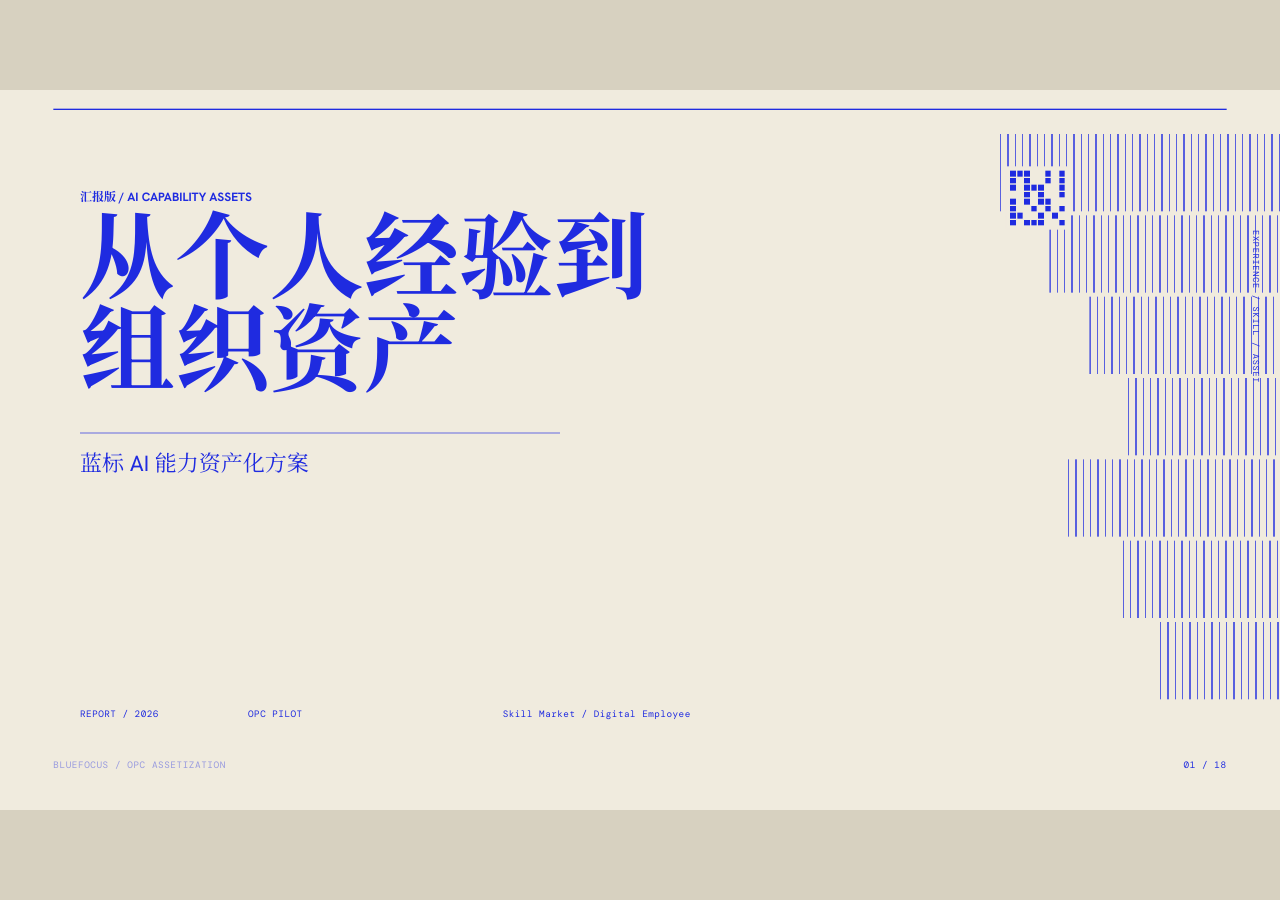
<file: slides-cobalt-grid.html>
<!doctype html>
<html lang="zh-CN">
<head>
  <meta charset="utf-8" />
  <meta name="viewport" content="width=device-width, initial-scale=1" />
  <title>从个人经验到组织资产 | Cobalt Grid Slides</title>
  <link rel="preconnect" href="https://fonts.googleapis.com">
  <link rel="preconnect" href="https://fonts.gstatic.com" crossorigin>
  <link href="https://fonts.googleapis.com/css2?family=DM+Mono:wght@400;500&family=Hanken+Grotesk:wght@400;500;600;700&family=Newsreader:ital,opsz,wght@0,6..72,400..500;1,6..72,400..500&family=Noto+Serif+SC:wght@400;700&display=swap" rel="stylesheet">
  <style>
    /* ===========================================
       THEME: COBALT GRID
       Warm cream paper, electric cobalt ink, fixed editorial grid.
       =========================================== */
    :root {
      --paper: #F0EBDE;
      --paper-2: #E6E0CE;
      --ink: #1F2BE0;
      --ink-soft: #5560E5;
      --grid: rgba(31, 43, 224, 0.10);
      --ink-faint: rgba(31, 43, 224, 0.18);
      --stage-bg: #D7D1C0;
      --slide-bg: var(--paper);
      --font-display: "Newsreader", "Noto Serif SC", Georgia, serif;
      --font-body: "Hanken Grotesk", "Noto Serif SC", sans-serif;
      --font-mono: "DM Mono", ui-monospace, monospace;
      --ease-out-expo: cubic-bezier(0.16, 1, 0.3, 1);
      --duration-normal: 620ms;
    }

    * { box-sizing: border-box; }

    /* ===========================================
       FIXED 16:9 STAGE: MANDATORY BASE STYLES
       Include this ENTIRE file in every presentation.
       Slides are authored at 1920×1080 and scaled as a whole.
       =========================================== */

    /* 1. Lock the browser viewport */
    html,
    body {
        width: 100%;
        height: 100%;
        margin: 0;
        overflow: hidden;
        background: var(--stage-bg, #000);
    }

    /* 2. Full-window deck viewport */
    .deck-viewport {
        position: fixed;
        inset: 0;
        overflow: hidden;
        background: var(--stage-bg, #000);
    }

    /* 3. Fixed 16:9 design canvas.
       JavaScript sets transform: translate(...) scale(...). */
    .deck-stage {
        position: absolute;
        left: 0;
        top: 0;
        width: 1920px;
        height: 1080px;
        overflow: hidden;
        transform-origin: 0 0;
        background: var(--slide-bg, #fff);
    }

    /* 4. Slides stack inside the fixed stage.
       Content must be laid out at 1920×1080, not reflowed per device. */
    .slide {
        position: absolute;
        inset: 0;
        width: 1920px;
        height: 1080px;
        overflow: hidden;
        display: block;
        visibility: hidden;
        opacity: 0;
        pointer-events: none;
        background: var(--slide-bg, #fff);
    }

    .slide.active,
    .slide.visible {
        visibility: visible;
        opacity: 1;
        pointer-events: auto;
        z-index: 1;
    }

    /* 5. Keep media inside authored slide bounds */
    img,
    video,
    canvas,
    svg {
        max-width: 100%;
        max-height: 100%;
    }

    /* 6. Presentation chrome stays outside the slide design system */
    .deck-controls {
        position: fixed;
        left: 50%;
        bottom: 22px;
        transform: translateX(-50%);
        z-index: 1000;
    }

    /* 7. Print one fixed-size slide per page */
    @media print {
        html,
        body {
            width: 1920px;
            height: auto;
            overflow: visible;
            background: #fff;
        }

        .deck-viewport {
            position: static;
            overflow: visible;
            background: #fff;
        }

        .deck-stage {
            position: static;
            width: auto;
            height: auto;
            transform: none !important;
            background: none;
        }

        .slide {
            position: relative;
            display: block !important;
            visibility: visible !important;
            opacity: 1 !important;
            pointer-events: auto !important;
            width: 1920px;
            height: 1080px;
            break-after: page;
            page-break-after: always;
        }

        .slide:last-child {
            break-after: auto;
            page-break-after: auto;
        }

        .deck-controls {
            display: none !important;
        }
    }

    /* 8. Reduced motion */
    @media (prefers-reduced-motion: reduce) {
        *,
        *::before,
        *::after {
            animation-duration: 0.01ms !important;
            transition-duration: 0.2s !important;
        }
    }

    /* ===========================================
       COBALT GRID CANVAS AND CHROME
       Permanent graph-paper grid, hairlines, page number, catalogue tag.
       =========================================== */
    body {
      color: var(--ink);
      font-family: var(--font-body);
      -webkit-font-smoothing: antialiased;
      text-rendering: geometricPrecision;
    }

    .deck-stage::before {
      content: "";
      position: absolute;
      inset: 0;
      z-index: 0;
      pointer-events: none;
      background-image:
        linear-gradient(to right, var(--grid) 1px, transparent 1px),
        linear-gradient(to bottom, var(--grid) 1px, transparent 1px);
      background-size: 40px 40px;
    }

    .slide {
      transition: opacity 280ms ease;
      color: var(--ink);
      isolation: isolate;
    }

    .slide > * {
      position: relative;
      z-index: 2;
    }

    .hairlines::before,
    .hairlines::after {
      content: "";
      position: absolute;
      left: 80px;
      right: 80px;
      height: 1.5px;
      background: var(--ink);
      z-index: 4;
      pointer-events: none;
    }

    .hairlines::before { top: 28px; }
    .hairlines::after { bottom: 24px; }

    .pagenum,
    .nav-hint {
      position: absolute;
      bottom: 58px;
      z-index: 5;
      font-family: var(--font-mono);
      font-size: 14px;
      letter-spacing: 0.06em;
      color: var(--ink);
    }

    .pagenum { right: 80px; }
    .nav-hint { left: 80px; opacity: 0.42; }

    .frame {
      position: absolute;
      inset: 120px 80px 138px;
      z-index: 2;
    }

    .topbar {
      display: flex;
      align-items: flex-start;
      justify-content: space-between;
      gap: 40px;
      padding-bottom: 22px;
      border-bottom: 1.5px solid var(--ink);
    }

    .topbar h2 {
      margin: 0;
      max-width: 1160px;
      font-family: var(--font-display);
      font-size: 72px;
      font-weight: 400;
      line-height: 0.98;
      letter-spacing: 0;
      color: var(--ink);
    }

    .lab-tag,
    .kicker,
    .micro {
      font-family: var(--font-body);
      font-size: 16px;
      font-weight: 700;
      letter-spacing: 0;
      line-height: 1.2;
      color: var(--ink);
    }

    .latin,
    .mono,
    .slide-code {
      font-family: var(--font-mono);
      letter-spacing: 0.06em;
    }

    .lab-tag {
      max-width: 330px;
      text-align: right;
      font-family: var(--font-mono);
      font-weight: 400;
      font-size: 15px;
      letter-spacing: 0.05em;
      line-height: 1.45;
    }

    .kicker {
      margin: 0 0 28px;
      font-size: 18px;
    }

    h1,
    h2,
    h3,
    p {
      margin: 0;
    }

    /* ===========================================
       TYPOGRAPHY AND ANIMATION
       CJK headlines use Noto Serif SC at strong weights; Latin chrome stays mono.
       =========================================== */
    .title-display {
      font-family: var(--font-display);
      font-size: 142px;
      font-weight: 700;
      line-height: 0.98;
      letter-spacing: 0;
      color: var(--ink);
    }

    .chapter-title {
      font-family: var(--font-display);
      font-size: 112px;
      font-weight: 700;
      line-height: 1.02;
      letter-spacing: 0;
    }

    .statement {
      font-family: var(--font-display);
      font-size: 92px;
      font-weight: 700;
      line-height: 1.06;
      letter-spacing: 0;
      color: var(--ink);
    }

    .body-lg {
      font-family: var(--font-body);
      font-size: 30px;
      line-height: 1.62;
      font-weight: 400;
      color: var(--ink);
    }

    .body-md {
      font-size: 25px;
      line-height: 1.62;
    }

    .body-sm {
      font-size: 21px;
      line-height: 1.55;
    }

    .reveal,
    .reveal-left,
    .reveal-blur {
      opacity: 0;
      transition:
        opacity var(--duration-normal) var(--ease-out-expo),
        transform var(--duration-normal) var(--ease-out-expo),
        filter var(--duration-normal) var(--ease-out-expo);
    }

    .reveal { transform: translateY(34px); }
    .reveal-left { transform: translateX(-46px); }
    .reveal-blur { filter: blur(10px); transform: translateY(12px); }

    .slide.visible .reveal,
    .slide.visible .reveal-left,
    .slide.visible .reveal-blur {
      opacity: 1;
      transform: translate(0, 0);
      filter: blur(0);
    }

    .slide.visible .delay-1 { transition-delay: 90ms; }
    .slide.visible .delay-2 { transition-delay: 180ms; }
    .slide.visible .delay-3 { transition-delay: 270ms; }
    .slide.visible .delay-4 { transition-delay: 360ms; }
    .slide.visible .delay-5 { transition-delay: 450ms; }

    /* ===========================================
       DECORATIVE COBALT GRID ELEMENTS
       Pixel glitch scanlines and QR-style 8×8 patches.
       =========================================== */
    .pixel-glitch {
      position: absolute;
      top: 0;
      bottom: 0;
      right: 0;
      width: 430px;
      z-index: 1;
      pointer-events: none;
      opacity: 0.72;
    }

    .pixel-glitch.left {
      left: 0;
      right: auto;
      transform: scaleX(-1);
    }

    .pixel-glitch span {
      position: absolute;
      right: 0;
      height: 116px;
      background:
        repeating-linear-gradient(
          90deg,
          var(--ink) 0 2px,
          transparent 2px 11px
        );
    }

    .pixel-glitch span:nth-child(1) { top: 66px; width: 420px; }
    .pixel-glitch span:nth-child(2) { top: 188px; width: 346px; }
    .pixel-glitch span:nth-child(3) { top: 310px; width: 286px; }
    .pixel-glitch span:nth-child(4) { top: 432px; width: 228px; }
    .pixel-glitch span:nth-child(5) { top: 554px; width: 318px; }
    .pixel-glitch span:nth-child(6) { top: 676px; width: 236px; }
    .pixel-glitch span:nth-child(7) { top: 798px; width: 180px; }

    .qr-block {
      display: grid;
      grid-template-columns: repeat(8, 1fr);
      grid-template-rows: repeat(8, 1fr);
      gap: 2px;
      width: 92px;
      height: 92px;
      padding: 5px;
      background: var(--paper);
      box-shadow: 0 0 0 1.5px var(--paper);
      z-index: 5;
    }

    .qr-block i {
      display: block;
      background: transparent;
    }

    .qr-block i.on { background: var(--ink); }

    .vertical-label {
      position: absolute;
      right: 28px;
      top: 210px;
      height: 660px;
      writing-mode: vertical-rl;
      text-orientation: mixed;
      font-family: var(--font-mono);
      font-size: 13px;
      letter-spacing: 0.08em;
      color: var(--ink);
      z-index: 3;
    }

    /* ===========================================
       SLIDE LAYOUT SYSTEMS
       Cover, index lists, comparison tables, loops, ledgers, roadmap.
       =========================================== */
    .cover-copy {
      position: absolute;
      left: 120px;
      top: 150px;
      width: 1200px;
      z-index: 4;
    }

    .cover-copy .title-display {
      max-width: 980px;
      margin-bottom: 36px;
    }

    .cover-subtitle {
      width: 720px;
      padding-top: 22px;
      border-top: 1.5px solid var(--ink);
      font-size: 33px;
      line-height: 1.48;
    }

    .cover-meta {
      position: absolute;
      left: 120px;
      bottom: 134px;
      display: grid;
      grid-template-columns: 220px 350px 320px;
      gap: 32px;
      font-family: var(--font-mono);
      font-size: 14px;
      letter-spacing: 0.05em;
      line-height: 1.45;
      z-index: 4;
    }

    .chapter-center {
      position: absolute;
      left: 170px;
      top: 220px;
      width: 1040px;
      z-index: 4;
    }

    .chapter-center .body-lg {
      width: 760px;
      margin-top: 34px;
      padding-top: 24px;
      border-top: 1.5px solid var(--ink);
    }

    .index-grid {
      display: grid;
      grid-template-columns: 1fr 1fr;
      column-gap: 54px;
      row-gap: 0;
      margin-top: 34px;
    }

    .index-row {
      display: grid;
      grid-template-columns: 72px 1fr;
      gap: 24px;
      min-height: 122px;
      padding: 22px 0;
      border-bottom: 1px solid var(--ink-faint);
    }

    .index-row .num {
      font-family: var(--font-mono);
      font-size: 20px;
      letter-spacing: 0.05em;
    }

    .index-row h3 {
      margin-bottom: 8px;
      font-family: var(--font-display);
      font-size: 38px;
      font-weight: 700;
      line-height: 1.12;
    }

    .index-row p {
      font-size: 22px;
      line-height: 1.52;
    }

    .compare-grid {
      display: grid;
      grid-template-columns: 1fr 1fr;
      gap: 36px;
      margin-top: 42px;
      height: 610px;
    }

    .compare-panel {
      border-top: 1.5px solid var(--ink);
      border-bottom: 1px solid var(--ink-faint);
      padding: 30px 0 20px;
    }

    .compare-panel h3 {
      font-family: var(--font-display);
      font-size: 58px;
      font-weight: 700;
      line-height: 1.05;
      margin-bottom: 22px;
    }

    .compare-panel ul {
      list-style: none;
      margin: 0;
      padding: 0;
      display: grid;
      gap: 16px;
      font-size: 26px;
      line-height: 1.45;
    }

    .compare-panel li {
      padding-bottom: 14px;
      border-bottom: 1px solid var(--ink-faint);
    }

    .manifesto {
      position: absolute;
      left: 180px;
      right: 180px;
      top: 220px;
      z-index: 4;
    }

    .manifesto .statement {
      max-width: 1260px;
    }

    .manifesto-footer {
      display: grid;
      grid-template-columns: 1fr 0.8fr;
      gap: 48px;
      margin-top: 54px;
      padding-top: 24px;
      border-top: 1px solid var(--ink);
      font-size: 25px;
      line-height: 1.58;
    }

    .loop {
      position: relative;
      display: grid;
      grid-template-columns: repeat(6, 1fr);
      gap: 18px;
      margin-top: 54px;
    }

    .loop-step {
      min-height: 220px;
      padding: 22px 18px;
      border-top: 1.5px solid var(--ink);
      border-bottom: 1px solid var(--ink-faint);
    }

    .loop-step .mono {
      display: block;
      margin-bottom: 24px;
      font-size: 16px;
    }

    .loop-step h3 {
      font-family: var(--font-display);
      font-size: 34px;
      font-weight: 700;
      line-height: 1.08;
      margin-bottom: 12px;
    }

    .loop-step p {
      font-size: 20px;
      line-height: 1.48;
    }

    .account {
      display: grid;
      grid-template-columns: 0.95fr 1.05fr;
      gap: 44px;
      margin-top: 38px;
      align-items: start;
    }

    .account-card {
      border-top: 1.5px solid var(--ink);
      padding-top: 26px;
    }

    .account-name {
      font-family: var(--font-display);
      font-size: 58px;
      line-height: 1;
      font-weight: 700;
      margin-bottom: 24px;
    }

    .stat-grid {
      display: grid;
      grid-template-columns: repeat(2, 1fr);
      gap: 0 28px;
    }

    .stat {
      padding: 22px 0;
      border-bottom: 1px solid var(--ink-faint);
    }

    .stat b {
      display: block;
      font-family: var(--font-display);
      font-size: 66px;
      line-height: 0.96;
      font-weight: 700;
      margin-bottom: 8px;
    }

    .stat span {
      font-size: 19px;
      line-height: 1.35;
    }

    .mini-table {
      display: grid;
      border-top: 1.5px solid var(--ink);
      margin-top: 3px;
    }

    .mini-row {
      display: grid;
      grid-template-columns: 0.55fr 1.45fr;
      gap: 24px;
      padding: 19px 0;
      border-bottom: 1px solid var(--ink-faint);
      font-size: 22px;
      line-height: 1.45;
    }

    .mini-row strong {
      font-family: var(--font-display);
      font-size: 30px;
      font-weight: 700;
      line-height: 1.05;
    }

    .flow {
      display: grid;
      grid-template-columns: repeat(5, 1fr);
      gap: 18px;
      margin-top: 48px;
      align-items: stretch;
    }

    .flow-card {
      min-height: 235px;
      padding: 23px 18px 20px;
      border-top: 1.5px solid var(--ink);
      border-bottom: 1px solid var(--ink-faint);
    }

    .flow-card h3 {
      font-family: var(--font-display);
      font-size: 35px;
      font-weight: 700;
      line-height: 1.08;
      margin-bottom: 14px;
    }

    .flow-card p {
      font-size: 20px;
      line-height: 1.48;
    }

    .arrow {
      align-self: center;
      text-align: center;
      font-family: var(--font-display);
      font-size: 60px;
      line-height: 1;
    }

    .table {
      margin-top: 34px;
      border-top: 1.5px solid var(--ink);
    }

    .table-row {
      display: grid;
      grid-template-columns: 0.7fr 1.4fr 1.4fr;
      gap: 30px;
      padding: 18px 0;
      border-bottom: 1px solid var(--ink-faint);
      font-size: 21px;
      line-height: 1.46;
    }

    .table-row.head {
      font-family: var(--font-mono);
      font-size: 15px;
      letter-spacing: 0.05em;
      border-bottom: 1.5px solid var(--ink);
    }

    .table-row strong {
      font-family: var(--font-display);
      font-size: 28px;
      font-weight: 700;
      line-height: 1.1;
    }

    .roadmap {
      display: grid;
      grid-template-columns: repeat(6, 1fr);
      gap: 18px;
      margin-top: 36px;
    }

    .month {
      min-height: 545px;
      border-top: 1.5px solid var(--ink);
      padding-top: 20px;
    }

    .month .mono {
      display: block;
      margin-bottom: 20px;
      font-size: 15px;
    }

    .month ul {
      list-style: none;
      margin: 0;
      padding: 0;
      display: grid;
      gap: 16px;
      font-size: 20px;
      line-height: 1.38;
    }

    .month li {
      padding-bottom: 14px;
      border-bottom: 1px solid var(--ink-faint);
    }

    .metrics {
      display: grid;
      grid-template-columns: repeat(3, 1fr);
      gap: 0 34px;
      margin-top: 34px;
    }

    .metric {
      min-height: 154px;
      padding: 20px 0 18px;
      border-top: 1.5px solid var(--ink);
      border-bottom: 1px solid var(--ink-faint);
    }

    .metric b {
      display: block;
      font-family: var(--font-display);
      font-size: 54px;
      line-height: 1;
      font-weight: 700;
      margin-bottom: 12px;
    }

    .metric p {
      font-size: 21px;
      line-height: 1.42;
    }

    .decision {
      position: absolute;
      left: 180px;
      right: 180px;
      top: 190px;
      z-index: 4;
      text-align: right;
    }

    .decision .statement {
      margin-left: auto;
      max-width: 1320px;
      font-size: 100px;
    }

    .decision-grid {
      display: grid;
      grid-template-columns: repeat(3, 1fr);
      gap: 34px;
      margin-top: 50px;
      text-align: left;
      border-top: 1.5px solid var(--ink);
    }

    .decision-grid div {
      padding-top: 22px;
      font-size: 24px;
      line-height: 1.48;
    }

    /* ===========================================
       PIXEL STACK CHART
       Data shown as on/off cobalt cells, echoing the glitch system.
       =========================================== */
    .chart-wrap {
      display: grid;
      grid-template-columns: 0.7fr 1.3fr;
      gap: 54px;
      margin-top: 42px;
      align-items: end;
    }

    .pixel-chart {
      display: grid;
      grid-template-columns: repeat(6, 1fr);
      gap: 18px;
      height: 420px;
      align-items: end;
      border-bottom: 1.5px solid var(--ink);
      padding-bottom: 14px;
    }

    .stack {
      display: flex;
      flex-direction: column-reverse;
      gap: 5px;
      height: 360px;
      justify-content: flex-start;
    }

    .stack i {
      display: block;
      height: 19px;
      background: var(--grid);
    }

    .stack i.on { background: var(--ink); }

    .chart-labels {
      display: grid;
      grid-template-columns: repeat(6, 1fr);
      gap: 18px;
      margin-top: 18px;
      font-family: var(--font-mono);
      font-size: 13px;
      letter-spacing: 0.03em;
      line-height: 1.25;
    }

    .chart-copy {
      border-top: 1.5px solid var(--ink);
      padding-top: 24px;
    }

    .chart-copy h3 {
      font-family: var(--font-display);
      font-size: 64px;
      font-weight: 700;
      line-height: 1.02;
      margin-bottom: 22px;
    }

    /* ===========================================
       EDITING AND PRESENTATION CONTROLS
       Hidden by default; keyboard E toggles edit mode.
       =========================================== */
    .deck-controls {
      display: flex;
      align-items: center;
      gap: 10px;
      font-family: var(--font-mono);
      font-size: 12px;
      color: var(--paper);
      background: rgba(31, 43, 224, 0.92);
      padding: 8px 12px;
      opacity: 0;
      transition: opacity 180ms ease;
    }

    .deck-controls:hover,
    .deck-controls:focus-within {
      opacity: 1;
    }

    .deck-controls button,
    .edit-toggle {
      border: 1px solid var(--paper);
      background: transparent;
      color: var(--paper);
      font: inherit;
      padding: 5px 8px;
      cursor: pointer;
    }

    .edit-hotzone {
      position: fixed;
      top: 0;
      left: 0;
      width: 80px;
      height: 80px;
      z-index: 10000;
    }

    .edit-toggle {
      position: fixed;
      top: 18px;
      left: 18px;
      z-index: 10001;
      opacity: 0;
      pointer-events: none;
      border-color: var(--ink);
      color: var(--ink);
      background: var(--paper);
      transition: opacity 200ms ease;
    }

    .edit-toggle.show,
    .edit-toggle.active {
      opacity: 1;
      pointer-events: auto;
    }

    .editing [data-editable] {
      outline: 2px dashed var(--ink);
      outline-offset: 4px;
    }
  </style>
</head>
<body>
  <div class="deck-viewport">
    <main class="deck-stage" id="deckStage" aria-label="蓝标 AI 能力资产化方案 slides"></main>
  </div>

  <div class="deck-controls" aria-label="slide controls">
    <button id="prevBtn" type="button">PREV</button>
    <span id="counter">01 / 18</span>
    <button id="nextBtn" type="button">NEXT</button>
  </div>
  <div class="edit-hotzone"></div>
  <button class="edit-toggle" id="editToggle" type="button">EDIT</button>

  <script>
    /* ===========================================
       CONTENT MODEL
       Slide copy distilled from the source Markdown report.
       =========================================== */
    const slides = [
      {
        type: "cover",
        title: "从个人经验到组织资产",
        subtitle: "蓝标 AI 能力资产化方案",
        meta: ["REPORT / 2026", "OPC PILOT", "Skill Market / Digital Employee"],
      },
      {
        type: "manifesto",
        label: "OPENING CLAIM",
        statement: "这不是一份关于「AI 怎么用得更好」的汇报，而是关于经验如何变成组织资产",
        foot: "素材洞察场景已经跑通：个人方法 → Skill / 数字员工 → 复用 → 归属记账",
      },
      {
        type: "agenda",
        title: "汇报主线",
        tag: "7-PART NARRATIVE",
        items: [
          ["01", "问题", "经验为什么沉淀不下来：不是藏私，是缺少顺手且有好处的路径"],
          ["02", "机制", "双通道、方法引擎、价值记账，让经验归属到本人"],
          ["03", "承载", "Skill / Skill Pack / 数字员工 / Skill Market 只是平台零件"],
          ["04", "验证", "素材洞察试点：把专家判断封装成可复用能力"],
          ["05", "复制", "补运营数字员工和数字资产账户，形成规模化机制"],
          ["06", "拍板", "批准 6 个月受控试点，用经营账本验证是否规模化"],
        ],
      },
      {
        type: "compare",
        title: "问题：经验跟着人走，组织很难复利",
        tag: "CURRENT STATE VS TARGET",
        leftTitle: "现在",
        rightTitle: "要做到",
        left: ["经验长在个人脑子里", "复用靠人带人，慢且易走样", "一个团队试错，另一个团队重复试错", "人走之后，判断口径和客户偏好也跟着走"],
        right: ["经验沉淀成 Skill / 数字员工", "别人拿来即用，复用次数可统计", "方法在平台里被迭代，不只在项目里消耗", "资产留在平台，署名和贡献仍记在原作者名下"],
      },
      {
        type: "quote",
        label: "ROOT CAUSE",
        quote: "卡住的不是技术，而是大家凭什么愿意把自己的看家本领交出来",
        attribution: "答案不是再开复盘会，而是同时解决两件事：顺手 + 有好处。",
      },
      {
        type: "compare",
        title: "行业参照：同样把 1 变成 n，差别在 n 的价值归谁",
        tag: "EXTRACTION / OPC",
        leftTitle: "榨取式路径",
        rightTitle: "OPC 平台路径",
        left: ["采集工作流，员工变成数据来源", "AI 被设计为替代加速器", "员工和公司形成对立，真实经验被隐藏或污染", "短期省钱，长期拿不到高质量方法"],
        right: ["员工经营自己的 agent / skill", "贡献被记录、被认可、被回报", "个人方法变成可复用资产，但归属清楚记到人", "组织获得复利，员工获得放大器"],
      },
      {
        type: "loop",
        title: "机制内核：让经验在平台上循环增值",
        tag: "OPC VALUE LOOP",
        steps: [
          ["01", "项目方法", "业务里跑通的判断、流程、客户偏好"],
          ["02", "封装成 Skill", "输入输出、边界、评估标准、Owner"],
          ["03", "上架复用", "进入 Skill Market，被团队调用"],
          ["04", "价值记账", "调用、复用、反馈、节省人时进入账户"],
          ["05", "激励兑现", "署名、榜单、资源倾斜、专项激励"],
          ["06", "持续迭代", "复用反馈推动版本升级和规模化"],
        ],
      },
      {
        type: "account",
        title: "数字资产账户：把贡献清楚记到本人名下",
        tag: "ATTRIBUTION LEDGER",
        stats: [["6", "名下 Skill / 数字员工"], ["1,240", "本月被调用"], ["18", "跨团队复用项目"], ["320h", "累计节省人时"]],
        rows: [
          ["署名权", "Skill / 数字员工页面保留原作者、共创者、维护者"],
          ["贡献记录权", "调用、复用、反馈、迭代贡献进入本人账户"],
          ["激励参考权", "作为榜单、专项激励、资源倾斜、晋升材料的证据之一"],
          ["边界", "不改变公司 IP 和客户数据权属，不直接替代绩效判断"],
        ],
      },
      {
        type: "flow",
        title: "沉淀双通道：主动接想交的，被动捞没空交的",
        tag: "ACTIVE + PASSIVE CHANNELS",
        cards: [
          ["主动通道", "AIBP 负责高频共性需求，把跑通方法自助封装成 Skill"],
          ["龙虾日报", "真实工作流写入同一张多维表，保留方法 / 步骤字段"],
          ["沉淀引擎", "运营数字员工定期 review，按方法引擎打分"],
          ["作者确认", "自动生成先进草稿区，经原作者确认和 AIBP 抽检"],
          ["Market 回流", "上架后被复用，调用和反馈回到数字资产账户"],
        ],
      },
      {
        type: "table",
        title: "被动通道要规模化，必须补齐六个技术边界",
        tag: "CTO VIEW",
        columns: ["边界", "要明确什么", "为什么关键"],
        rows: [
          ["数据源 schema", "项目、场景、输入、过程、方法步骤、权限标签", "让方法沉淀从语义猜测变成字段化判断"],
          ["权限模型", "只读授权日报，客户敏感信息先脱敏", "避免被动通道被误解为监控"],
          ["质量评估", "草稿区、作者确认、AIBP 抽检、业务样例测试", "防止低质 Skill 直接进业务"],
          ["版本治理", "Owner、版本号、适用范围、维护人", "让资产可以持续维护"],
          ["可观测性", "生成成功率、上架通过率、调用失败率、满意度", "异常及时进入运营复核"],
          ["成本模型", "Token、日志、审核、访谈、运维进成本账", "不把自动跑误认为零成本"],
        ],
      },
      {
        type: "flow",
        title: "承载零件：平台组件不是解法本身",
        tag: "SKILL / PACK / AGENT / MARKET",
        cards: [
          ["Skill", "把跑通的方法封装成标准能力零件"],
          ["Skill Pack", "多个 Skill 按业务链路串成完整场景能力"],
          ["数字员工", "基于 Skill Pack、数据、工具、权限承担业务角色"],
          ["Skill Market", "能力仓库 + 运营中台，存放、调用、记账、治理"],
          ["价值回流", "复用数据和质量反馈进入账户和版本治理"],
        ],
      },
      {
        type: "compare",
        title: "素材洞察试点：把看素材变成可复用能力",
        tag: "PILOT EVIDENCE",
        leftTitle: "过去",
        rightTitle: "现在",
        left: ["人工收素材", "优化师 / 设计师 / 策略各看各的", "口径不统一，标签易遗漏", "竞品分析停在描述层，建议散在口头"],
        right: ["自动打标成统一标签", "本品分析 + 竞品策略分析", "识别机会点并输出制作建议", "投放结果回流，持续优化 Skill"],
      },
      {
        type: "table",
        title: "已落地的两个 Skill",
        tag: "MATERIAL INSIGHT SKILLS",
        columns: ["Skill", "解决什么", "输出"],
        rows: [
          ["素材打标 Skill", "把非结构化素材变成可分析数据资产", "平台、素材类型、画面元素、卖点、情绪、产品露出、CTA、人群标签"],
          ["本竞品素材分析直出", "从看素材进入竞争策略和制作建议", "本品优劣势、标签分布、竞品策略、创意套路、差异化机会点、制作建议"],
          ["方法引擎", "按需求调研、方法梳理、产品设计、POC、协作开发、推广追踪封装", "业务同学照 Skill 独立调用，不需要专门复盘会"],
        ],
      },
      {
        type: "chart",
        title: "复制到更多场景，要补两块最小基础设施",
        tag: "SCALE REQUIREMENT",
        copyTitle: "场景越多，边际人力越低",
        copy: "运营数字员工负责读日报、打分、自动封装和派单；数字资产账户负责把分散贡献归集到人，让激励和治理有账可查。",
        labels: ["素材洞察", "舆情分析", "Campaign", "PR 内容", "客户交接", "投放复盘"],
        values: [9, 7, 6, 6, 5, 6],
      },
      {
        type: "table",
        title: "治理红线：这套机制必须和监控榨取切开",
        tag: "RISK CONTROL",
        columns: ["红线", "说明", "负责方"],
        rows: [
          ["不采集键鼠和屏幕", "只读员工主动交给龙虾的日报 / trace", "法务 / CTO"],
          ["不用于个人绩效监控", "试点期只做贡献记录和激励参考", "HR / 业务负责人"],
          ["不自动上架未确认 Skill", "自动生成先进草稿区，原作者确认后上架", "AIBP / 业务 Owner"],
          ["不处理未授权客户数据", "客户敏感信息先脱敏，无授权不进入沉淀链路", "合规 / CTO"],
          ["不把归属权说成所有权", "归属指署名、记录、激励参考，不改变 IP 权属", "管理层 / HR"],
        ],
      },
      {
        type: "roadmap",
        title: "六个月受控试点路线",
        tag: "6-MONTH PILOT",
        months: [
          ["M1", ["素材洞察继续跑深", "补齐真实提效数据", "形成 3–5 组样例"]],
          ["M2", ["沉淀方法引擎", "定义封装 SOP", "建立评分卡"]],
          ["M3", ["数字资产账户 MVP", "署名 / 榜单 / 资源倾斜", "暂不进基础绩效"]],
          ["M4", ["Skill Pack + 数字员工试运行", "明确角色、权限、人工确认点"]],
          ["M5", ["运营数字员工 MVP", "读日报、打分、封装、派单"]],
          ["M6", ["复制到舆情、客户交接", "用四张表验收机制"]],
        ],
      },
      {
        type: "metrics",
        title: "验收不是看做了多少 Skill，而是看经营账本",
        tag: "CEO SCORECARD",
        metrics: [
          ["3", "跑通素材洞察、舆情分析、客户交接三个样板场景"],
          ["10–15", "沉淀可复用 Skill / Skill Pack，至少 5 个跨团队复用"],
          ["30%+", "核心 Skill 月复用率达到 30% 以上，并有主动反馈优化"],
          ["300h+", "累计节省 300+ 人时，补齐单任务真实降本数据"],
          ["<15%", "低质 / 过期 / 下架 Skill 比例低于 15%"],
          ["1 本账", "明确产研、AIBP、运营、算力、审核的实际投入"],
        ],
      },
      {
        type: "decision",
        statement: "请求批准：用 6 个月、3 个场景、两块最小基础设施，验证个人经验能否稳定转成组织资产",
        items: ["不全公司铺开", "不直接写入绩效", "用真实数据决定是否规模化"],
      },
    ];

    /* ===========================================
       MARKUP HELPERS
       Render QR mosaics, pixel stacks, and slide chrome.
       =========================================== */
    const deckStage = document.getElementById("deckStage");
    const totalSlides = slides.length;

    function editable(key, html) {
      return `<span data-editable="${key}">${html}</span>`;
    }

    function chrome(index) {
      return `
        <div class="hairlines"></div>
        <div class="pagenum">${String(index + 1).padStart(2, "0")} / ${String(totalSlides).padStart(2, "0")}</div>
        <div class="nav-hint">BLUEFOCUS / OPC ASSETIZATION</div>
      `;
    }

    function glitch(side = "right") {
      return `<div class="pixel-glitch ${side === "left" ? "left" : ""}" aria-hidden="true">
        <span></span><span></span><span></span><span></span><span></span><span></span><span></span>
      </div>`;
    }

    function qr() {
      const on = new Set([0,1,2,5,7,8,10,13,15,16,18,19,20,23,26,28,31,32,34,36,37,40,43,45,47,48,49,52,54,56,58,59,60,63]);
      return `<div class="qr-block" aria-hidden="true">${Array.from({ length: 64 }, (_, i) => `<i class="${on.has(i) ? "on" : ""}"></i>`).join("")}</div>`;
    }

    function frameTop(slide, index) {
      return `
        ${chrome(index)}
        <div class="frame">
          <div class="topbar reveal">
            <h2 data-editable="s${index}-title">${slide.title}</h2>
            <div class="lab-tag" data-editable="s${index}-tag">${slide.tag}</div>
          </div>
      `;
    }

    function renderSlide(slide, index) {
      const contentKey = `s${index}`;
      if (slide.type === "cover") {
        return `<section class="slide" data-slide="${index}">
          ${chrome(index)}${glitch("right")}
          <div class="cover-copy">
            <p class="kicker reveal-left">${editable(`${contentKey}-kicker`, "汇报版 / AI CAPABILITY ASSETS")}</p>
            <h1 class="title-display reveal-left delay-1">${editable(`${contentKey}-title`, slide.title)}</h1>
            <p class="cover-subtitle body-lg reveal-left delay-2">${editable(`${contentKey}-subtitle`, slide.subtitle)}</p>
          </div>
          <div style="position:absolute;right:318px;top:116px">${qr()}</div>
          <div class="cover-meta reveal delay-3">${slide.meta.map((m, i) => `<div data-editable="${contentKey}-meta-${i}">${m}</div>`).join("")}</div>
          <div class="vertical-label">EXPERIENCE / SKILL / ASSET</div>
        </section>`;
      }

      if (slide.type === "manifesto") {
        return `<section class="slide" data-slide="${index}">
          ${chrome(index)}${glitch("right")}
          <div style="position:absolute;right:312px;top:96px">${qr()}</div>
          <div class="manifesto">
            <p class="kicker reveal-left">${editable(`${contentKey}-label`, slide.label)}</p>
            <h2 class="statement reveal-blur delay-1">${editable(`${contentKey}-statement`, slide.statement)}</h2>
            <div class="manifesto-footer reveal delay-2">
              <p data-editable="${contentKey}-foot">${slide.foot}</p>
              <p class="mono">NO MONITORING<br>NO EXTRA MEETING<br>VALUE BACK TO OWNER</p>
            </div>
          </div>
        </section>`;
      }

      if (slide.type === "agenda") {
        return `<section class="slide" data-slide="${index}">
          ${frameTop(slide, index)}
          <div class="index-grid">
            ${slide.items.map((item, i) => `
              <div class="index-row reveal delay-${Math.min(i, 5)}">
                <div class="num">${item[0]}</div>
                <div><h3 data-editable="${contentKey}-item-title-${i}">${item[1]}</h3><p data-editable="${contentKey}-item-body-${i}">${item[2]}</p></div>
              </div>
            `).join("")}
          </div>
        </div></section>`;
      }

      if (slide.type === "compare") {
        return `<section class="slide" data-slide="${index}">
          ${frameTop(slide, index)}
          <div class="compare-grid">
            <div class="compare-panel reveal-left delay-1">
              <h3 data-editable="${contentKey}-left-title">${slide.leftTitle}</h3>
              <ul>${slide.left.map((x, i) => `<li data-editable="${contentKey}-left-${i}">${x}</li>`).join("")}</ul>
            </div>
            <div class="compare-panel reveal delay-2">
              <h3 data-editable="${contentKey}-right-title">${slide.rightTitle}</h3>
              <ul>${slide.right.map((x, i) => `<li data-editable="${contentKey}-right-${i}">${x}</li>`).join("")}</ul>
            </div>
          </div>
        </div></section>`;
      }

      if (slide.type === "quote") {
        return `<section class="slide" data-slide="${index}">
          ${chrome(index)}${glitch("right")}
          <div class="manifesto">
            <p class="kicker reveal-left">${editable(`${contentKey}-label`, slide.label)}</p>
            <h2 class="statement reveal-blur delay-1">${editable(`${contentKey}-quote`, slide.quote)}</h2>
            <div class="manifesto-footer reveal delay-2">
              <p data-editable="${contentKey}-attr">${slide.attribution}</p>
              <p class="mono">PATH = LOW FRICTION<br>BENEFIT = ATTRIBUTION</p>
            </div>
          </div>
        </section>`;
      }

      if (slide.type === "loop") {
        return `<section class="slide" data-slide="${index}">
          ${frameTop(slide, index)}
          <div class="loop">
            ${slide.steps.map((step, i) => `
              <div class="loop-step reveal delay-${Math.min(i, 5)}">
                <span class="mono">${step[0]}</span>
                <h3 data-editable="${contentKey}-step-title-${i}">${step[1]}</h3>
                <p data-editable="${contentKey}-step-body-${i}">${step[2]}</p>
              </div>
            `).join("")}
          </div>
        </div></section>`;
      }

      if (slide.type === "account") {
        return `<section class="slide" data-slide="${index}">
          ${frameTop(slide, index)}
          <div class="account">
            <div class="account-card reveal-left delay-1">
              <div class="account-name" data-editable="${contentKey}-account-name">员工数字资产账户</div>
              <div class="stat-grid">
                ${slide.stats.map((stat, i) => `
                  <div class="stat"><b data-editable="${contentKey}-stat-num-${i}">${stat[0]}</b><span data-editable="${contentKey}-stat-label-${i}">${stat[1]}</span></div>
                `).join("")}
              </div>
            </div>
            <div class="mini-table reveal delay-2">
              ${slide.rows.map((row, i) => `
                <div class="mini-row"><strong data-editable="${contentKey}-row-head-${i}">${row[0]}</strong><p data-editable="${contentKey}-row-body-${i}">${row[1]}</p></div>
              `).join("")}
            </div>
          </div>
        </div></section>`;
      }

      if (slide.type === "flow") {
        return `<section class="slide" data-slide="${index}">
          ${frameTop(slide, index)}
          <div class="flow">
            ${slide.cards.map((card, i) => `
              <div class="flow-card reveal delay-${Math.min(i, 5)}">
                <h3 data-editable="${contentKey}-card-title-${i}">${card[0]}</h3>
                <p data-editable="${contentKey}-card-body-${i}">${card[1]}</p>
              </div>
            `).join("")}
          </div>
        </div></section>`;
      }

      if (slide.type === "table") {
        return `<section class="slide" data-slide="${index}">
          ${frameTop(slide, index)}
          <div class="table reveal delay-1">
            <div class="table-row head">${slide.columns.map((c, i) => `<div data-editable="${contentKey}-col-${i}">${c}</div>`).join("")}</div>
            ${slide.rows.map((row, i) => `
              <div class="table-row">
                <strong data-editable="${contentKey}-table-a-${i}">${row[0]}</strong>
                <div data-editable="${contentKey}-table-b-${i}">${row[1]}</div>
                <div data-editable="${contentKey}-table-c-${i}">${row[2]}</div>
              </div>
            `).join("")}
          </div>
        </div></section>`;
      }

      if (slide.type === "chart") {
        return `<section class="slide" data-slide="${index}">
          ${frameTop(slide, index)}
          <div class="chart-wrap">
            <div class="chart-copy reveal-left delay-1">
              <h3 data-editable="${contentKey}-copy-title">${slide.copyTitle}</h3>
              <p class="body-lg" data-editable="${contentKey}-copy">${slide.copy}</p>
            </div>
            <div class="reveal delay-2">
              <div class="pixel-chart">
                ${slide.values.map(value => `
                  <div class="stack">${Array.from({ length: 10 }, (_, i) => `<i class="${i < value ? "on" : ""}"></i>`).join("")}</div>
                `).join("")}
              </div>
              <div class="chart-labels">${slide.labels.map((l, i) => `<div data-editable="${contentKey}-label-${i}">${l}</div>`).join("")}</div>
            </div>
          </div>
        </div></section>`;
      }

      if (slide.type === "roadmap") {
        return `<section class="slide" data-slide="${index}">
          ${frameTop(slide, index)}
          <div class="roadmap">
            ${slide.months.map((month, i) => `
              <div class="month reveal delay-${Math.min(i, 5)}">
                <span class="mono">${month[0]}</span>
                <ul>${month[1].map((x, j) => `<li data-editable="${contentKey}-m${i}-${j}">${x}</li>`).join("")}</ul>
              </div>
            `).join("")}
          </div>
        </div></section>`;
      }

      if (slide.type === "metrics") {
        return `<section class="slide" data-slide="${index}">
          ${frameTop(slide, index)}
          <div class="metrics">
            ${slide.metrics.map((metric, i) => `
              <div class="metric reveal delay-${Math.min(i, 5)}">
                <b data-editable="${contentKey}-metric-num-${i}">${metric[0]}</b>
                <p data-editable="${contentKey}-metric-copy-${i}">${metric[1]}</p>
              </div>
            `).join("")}
          </div>
        </div></section>`;
      }

      if (slide.type === "decision") {
        return `<section class="slide" data-slide="${index}">
          ${chrome(index)}${glitch("left")}
          <div style="position:absolute;left:312px;top:126px">${qr()}</div>
          <div class="decision">
            <p class="kicker reveal-left">FINAL ASK</p>
            <h2 class="statement reveal-blur delay-1" data-editable="${contentKey}-statement">${slide.statement}</h2>
            <div class="decision-grid reveal delay-2">
              ${slide.items.map((x, i) => `<div data-editable="${contentKey}-decision-${i}">${x}</div>`).join("")}
            </div>
          </div>
        </section>`;
      }
    }

    /* ===========================================
       SLIDE CONTROLLER
       Keyboard, touch, wheel, scaling, hash routing.
       =========================================== */
    class SlidePresentation {
      constructor() {
        this.currentSlide = 0;
        this.stage = deckStage;
        this.render();
        this.slides = document.querySelectorAll(".slide");
        this.counter = document.getElementById("counter");
        this.setupStageScale();
        this.setupNavigation();
        this.setupEditor();
        const fromHash = Number(location.hash.replace("#", "")) - 1;
        this.showSlide(Number.isFinite(fromHash) && fromHash >= 0 ? fromHash : 0);
      }

      render() {
        this.stage.innerHTML = slides.map(renderSlide).join("");
        this.applySavedEdits();
      }

      setupStageScale() {
        const scale = () => {
          const factor = Math.min(window.innerWidth / 1920, window.innerHeight / 1080);
          const x = (window.innerWidth - 1920 * factor) / 2;
          const y = (window.innerHeight - 1080 * factor) / 2;
          this.stage.style.transform = `translate(${x}px, ${y}px) scale(${factor})`;
        };
        scale();
        window.addEventListener("resize", scale);
      }

      setupNavigation() {
        document.getElementById("prevBtn").addEventListener("click", () => this.prev());
        document.getElementById("nextBtn").addEventListener("click", () => this.next());
        window.addEventListener("hashchange", () => {
          const fromHash = Number(location.hash.replace("#", "")) - 1;
          if (Number.isFinite(fromHash) && fromHash >= 0 && fromHash < this.slides.length && fromHash !== this.currentSlide) {
            this.showSlide(fromHash, false);
          }
        });
        document.addEventListener("keydown", (event) => {
          if (event.target?.getAttribute("contenteditable") === "true") return;
          if (["ArrowRight", "ArrowDown", "PageDown", " "].includes(event.key)) {
            event.preventDefault();
            this.next();
          }
          if (["ArrowLeft", "ArrowUp", "PageUp", "Backspace"].includes(event.key)) {
            event.preventDefault();
            this.prev();
          }
        });

        let wheelLock = false;
        document.addEventListener("wheel", (event) => {
          if (wheelLock) return;
          wheelLock = true;
          if (event.deltaY > 0) this.next();
          if (event.deltaY < 0) this.prev();
          window.setTimeout(() => { wheelLock = false; }, 520);
        }, { passive: true });

        let touchStartX = 0;
        let touchStartY = 0;
        document.addEventListener("touchstart", (event) => {
          touchStartX = event.changedTouches[0].screenX;
          touchStartY = event.changedTouches[0].screenY;
        }, { passive: true });
        document.addEventListener("touchend", (event) => {
          const dx = event.changedTouches[0].screenX - touchStartX;
          const dy = event.changedTouches[0].screenY - touchStartY;
          if (Math.abs(dx) > 45 || Math.abs(dy) > 45) {
            dx + dy < 0 ? this.next() : this.prev();
          }
        }, { passive: true });
      }

      showSlide(index, updateHash = true) {
        this.currentSlide = Math.max(0, Math.min(index, this.slides.length - 1));
        this.slides.forEach((slide, i) => {
          slide.classList.toggle("active", i === this.currentSlide);
          slide.classList.toggle("visible", i === this.currentSlide);
        });
        this.counter.textContent = `${String(this.currentSlide + 1).padStart(2, "0")} / ${String(this.slides.length).padStart(2, "0")}`;
        if (updateHash) history.replaceState(null, "", `#${this.currentSlide + 1}`);
      }

      next() { this.showSlide(this.currentSlide + 1); }
      prev() { this.showSlide(this.currentSlide - 1); }

      setupEditor() {
        const editToggle = document.getElementById("editToggle");
        const hotzone = document.querySelector(".edit-hotzone");
        let hideTimeout = null;
        const reveal = () => {
          clearTimeout(hideTimeout);
          editToggle.classList.add("show");
        };
        const hide = () => {
          hideTimeout = setTimeout(() => {
            if (!document.body.classList.contains("editing")) editToggle.classList.remove("show");
          }, 400);
        };

        hotzone.addEventListener("mouseenter", reveal);
        hotzone.addEventListener("mouseleave", hide);
        hotzone.addEventListener("click", () => this.toggleEditMode());
        editToggle.addEventListener("mouseenter", reveal);
        editToggle.addEventListener("mouseleave", hide);
        editToggle.addEventListener("click", () => this.toggleEditMode());
        document.addEventListener("keydown", (event) => {
          if ((event.key === "e" || event.key === "E") && event.target?.getAttribute("contenteditable") !== "true") {
            this.toggleEditMode();
          }
        });
        document.addEventListener("input", (event) => {
          const key = event.target?.dataset?.editable;
          if (key) localStorage.setItem(`cobalt-grid:${key}`, event.target.innerHTML);
        });
      }

      toggleEditMode() {
        const editing = document.body.classList.toggle("editing");
        document.getElementById("editToggle").classList.toggle("active", editing);
        document.querySelectorAll("[data-editable]").forEach((node) => {
          node.setAttribute("contenteditable", editing ? "true" : "false");
        });
      }

      applySavedEdits() {
        document.querySelectorAll("[data-editable]").forEach((node) => {
          const saved = localStorage.getItem(`cobalt-grid:${node.dataset.editable}`);
          if (saved) node.innerHTML = saved;
        });
      }
    }

    new SlidePresentation();
  </script>
</body>
</html>
</file>
